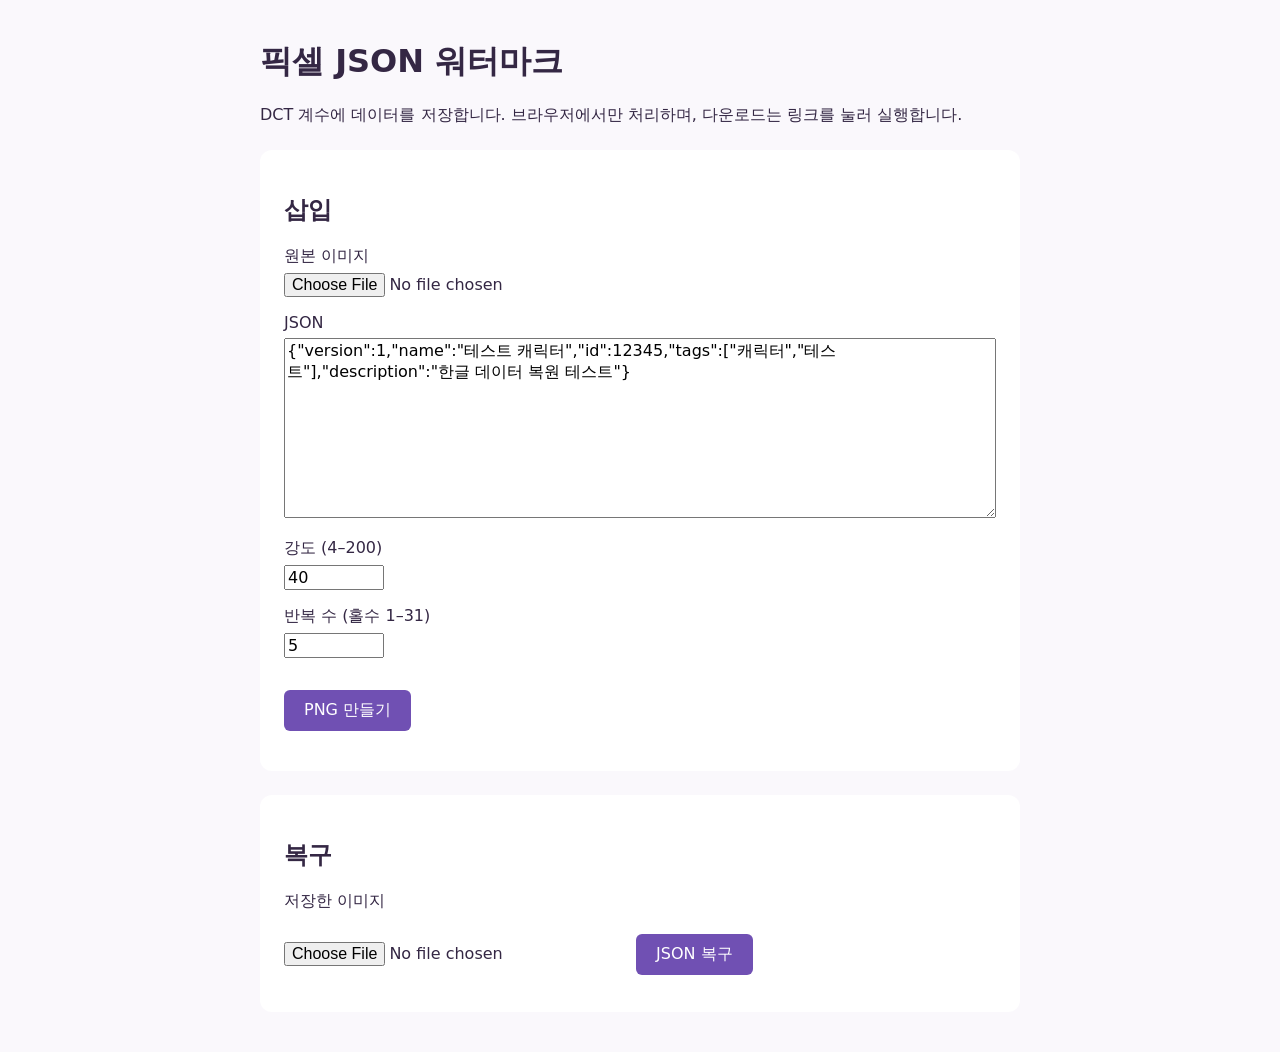
<file: watermark-demo.html>
<!doctype html>
<html lang="ko">
<meta charset="utf-8"><meta name="viewport" content="width=device-width,initial-scale=1">
<title>픽셀 JSON 워터마크</title>
<style>
  body{font-family:system-ui,sans-serif;max-width:760px;margin:40px auto;padding:0 20px;background:#faf8fc;color:#342744}
  section{background:white;padding:24px;margin:24px 0;border-radius:12px}label{display:block;margin:16px 0 6px}
  input,textarea,button{font:inherit;max-width:100%;box-sizing:border-box}textarea{width:100%;min-height:180px}
  button{margin-top:16px;padding:10px 20px;background:#7050b3;color:white;border:0;border-radius:6px}
  input[type=number]{width:100px}a{color:#63419e}pre{white-space:pre-wrap;overflow-wrap:anywhere}button:disabled{opacity:.6}
</style>
<h1>픽셀 JSON 워터마크</h1><p>DCT 계수에 데이터를 저장합니다. 브라우저에서만 처리하며, 다운로드는 링크를 눌러 실행합니다.</p>
<section><h2>삽입</h2>
<label for="source">원본 이미지</label><input id="source" type="file" accept="image/*">
<label for="json">JSON</label><textarea id="json">{"version":1,"name":"테스트 캐릭터","id":12345,"tags":["캐릭터","테스트"],"description":"한글 데이터 복원 테스트"}</textarea>
<label for="strength">강도 (4–200)</label><input id="strength" type="number" min="4" max="200" value="40">
<label for="redundancy">반복 수 (홀수 1–31)</label><input id="redundancy" type="number" min="1" max="31" step="2" value="5">
<p id="capacity" role="status"></p><button id="embed">PNG 만들기</button>
<p><a id="download" hidden download="watermarked.png">워터마크 PNG 저장</a></p>
</section>
<section><h2>복구</h2><label for="encoded">저장한 이미지</label><input id="encoded" type="file" accept="image/*">
<button id="extract">JSON 복구</button><pre id="output"></pre></section>
<p id="status" role="status"></p>
<script type="module" src="watermark-demo.js"></script>
</html>
</file>
